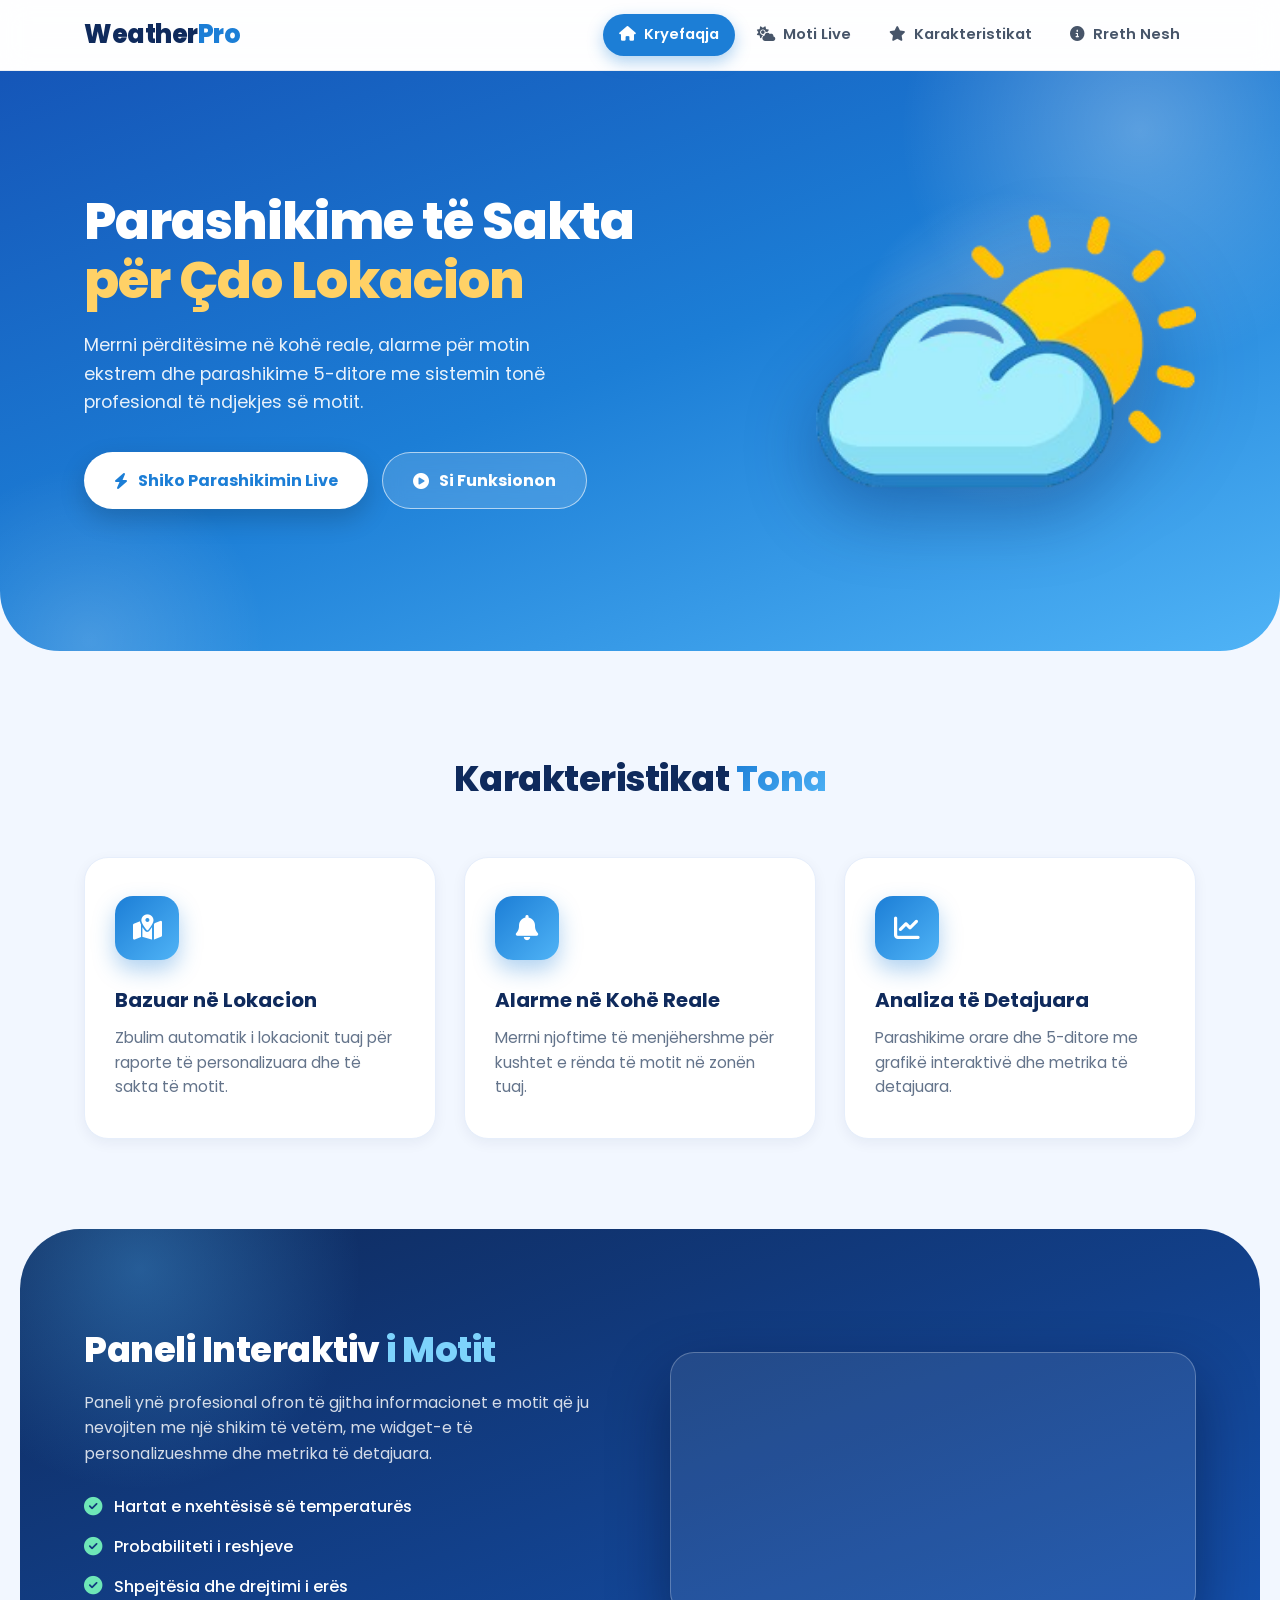
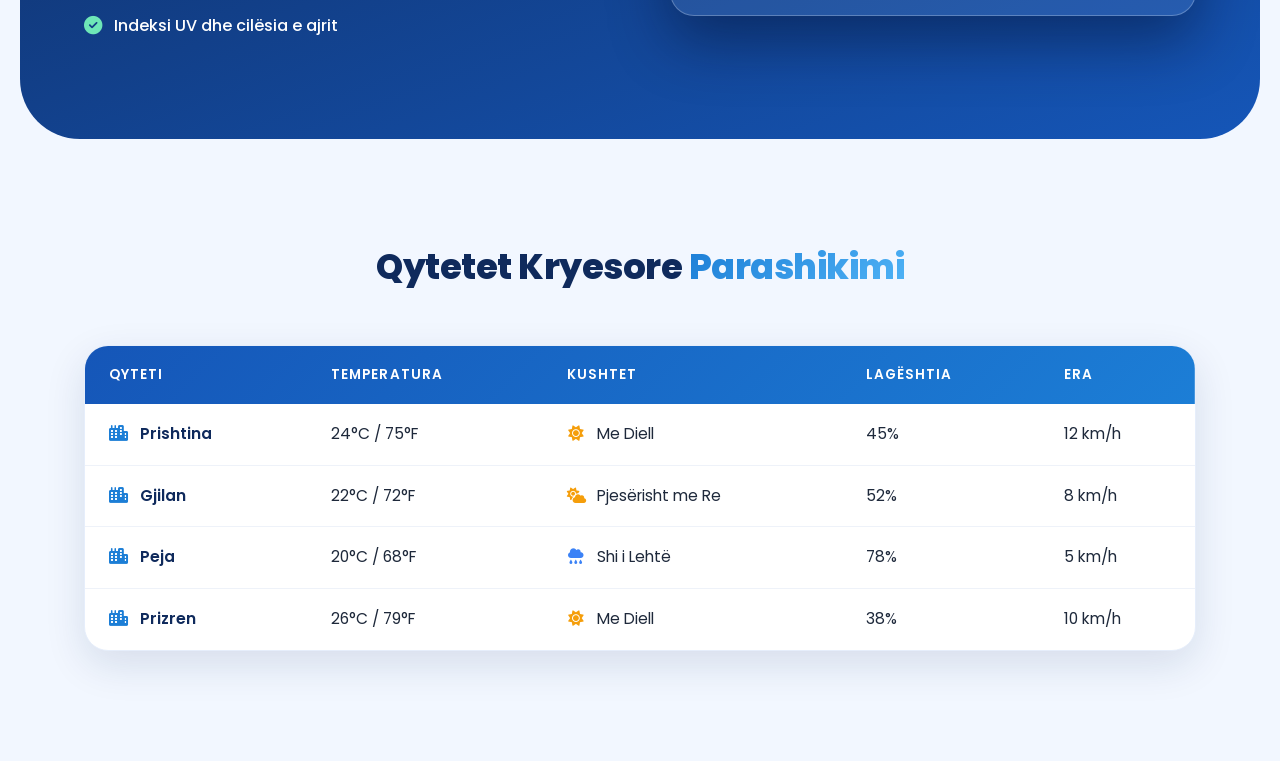
<file: assets/index.html>
<!DOCTYPE html>
<html lang="sq">
<head>
    <meta charset="UTF-8">
    <meta name="viewport" content="width=device-width, initial-scale=1.0">
    <title>WeatherForecast Pro - Parashikimi i Motit</title>
    <link rel="stylesheet" href="https://cdnjs.cloudflare.com/ajax/libs/font-awesome/6.4.0/css/all.min.css">
    <link href="https://fonts.googleapis.com/css2?family=Poppins:wght@300;400;600;700;800&display=swap" rel="stylesheet">
    <link rel="stylesheet" href="home.css">
    <link rel="shortcut icon" href="img/icon/images-removebg-preview.png" type="image/x-icon">
</head>
<body>

    <!-- ================= NAVIGATION BAR ================= -->
    <nav class="navbar">
        <div class="container">
            <a href="#" class="logo">Weather<span>Pro</span></a>
            <ul class="nav-links">
                <li><a href="#" class="active"><i class="fas fa-home"></i> Kryefaqja</a></li>
                <li><a href="forecast.html"><i class="fas fa-cloud-sun"></i> Moti Live</a></li>
                <li><a href="#features"><i class="fas fa-star"></i> Karakteristikat</a></li>
                <li><a href="#about"><i class="fas fa-info-circle"></i> Rreth Nesh</a></li>
            </ul>
        </div>
    </nav>

    <!-- ================= HERO SECTION ================= -->
    <header class="hero">
        <div class="container">
            <div class="hero-content">
                <h1>Parashikime të Sakta <span>për Çdo Lokacion</span></h1>
                <p class="subtitle">Merrni përditësime në kohë reale, alarme për motin ekstrem dhe parashikime 5-ditore me sistemin tonë profesional të ndjekjes së motit.</p>
                <div class="cta-buttons">
                    <a href="forecast.html" class="btn primary"><i class="fas fa-bolt"></i> Shiko Parashikimin Live</a>
                    <a href="#features" class="btn secondary"><i class="fas fa-play-circle"></i> Si Funksionon</a>
                </div>
            </div>
            <div class="hero-image">
                <img src="img/icon/images-removebg-preview.png" alt="Weather App">
            </div>
        </div>
    </header>

    <!-- ================= FEATURES SECTION ================= -->
    <section id="features" class="features">
        <div class="container">
            <h2 class="section-title">Karakteristikat <span>Tona</span></h2>
            <div class="features-grid">
                <div class="feature-card">
                    <div class="feature-icon">
                        <i class="fas fa-map-marked-alt"></i>
                    </div>
                    <h3>Bazuar në Lokacion</h3>
                    <p>Zbulim automatik i lokacionit tuaj për raporte të personalizuara dhe të sakta të motit.</p>
                </div>
                <div class="feature-card">
                    <div class="feature-icon">
                        <i class="fas fa-bell"></i>
                    </div>
                    <h3>Alarme në Kohë Reale</h3>
                    <p>Merrni njoftime të menjëhershme për kushtet e rënda të motit në zonën tuaj.</p>
                </div>
                <div class="feature-card">
                    <div class="feature-icon">
                        <i class="fas fa-chart-line"></i>
                    </div>
                    <h3>Analiza të Detajuara</h3>
                    <p>Parashikime orare dhe 5-ditore me grafikë interaktivë dhe metrika të detajuara.</p>
                </div>
            </div>
        </div>
    </section>

    <!-- ================= DASHBOARD PREVIEW (ME VIDEO) ================= -->
    <section class="dashboard-preview" id="about">
        <div class="container">
            <div class="preview-content">
                <h2>Paneli Interaktiv <span>i Motit</span></h2>
                <p>Paneli ynë profesional ofron të gjitha informacionet e motit që ju nevojiten me një shikim të vetëm, me widget-e të personalizueshme dhe metrika të detajuara.</p>
                <ul class="feature-list">
                    <li><i class="fas fa-check-circle"></i> Hartat e nxehtësisë së temperaturës</li>
                    <li><i class="fas fa-check-circle"></i> Probabiliteti i reshjeve</li>
                    <li><i class="fas fa-check-circle"></i> Shpejtësia dhe drejtimi i erës</li>
                    <li><i class="fas fa-check-circle"></i> Indeksi UV dhe cilësia e ajrit</li>
                </ul>
            </div>
            
            <!-- VIDEOJA E STILIZUAR -->
            <div class="video-box">
                <video autoplay muted loop playsinline>
                    <source src="img/Untitled video (5).mp4" type="video/mp4">
                    Shfletuesi juaj nuk mbështet elementin e videos.
                </video>
            </div>
        </div>
    </section>

    <!-- ================= CITY FORECAST TABLE ================= -->
    <section class="city-forecast">
        <div class="container">
            <h2 class="section-title">Qytetet Kryesore <span>Parashikimi</span></h2>
            <div class="table-responsive">
                <table class="forecast-table">
                    <thead>
                        <tr>
                            <th>Qyteti</th>
                            <th>Temperatura</th>
                            <th>Kushtet</th>
                            <th>Lagështia</th>
                            <th>Era</th>
                        </tr>
                    </thead>
                    <tbody>
                        <tr>
                            <td><i class="fas fa-city"></i> Prishtina</td>
                            <td>24°C / 75°F</td>
                            <td><i class="fas fa-sun"></i> Me Diell</td>
                            <td>45%</td>
                            <td>12 km/h</td>
                        </tr>
                        <tr>
                            <td><i class="fas fa-city"></i> Gjilan</td>
                            <td>22°C / 72°F</td>
                            <td><i class="fas fa-cloud-sun"></i> Pjesërisht me Re</td>
                            <td>52%</td>
                            <td>8 km/h</td>
                        </tr>
                        <tr>
                            <td><i class="fas fa-city"></i> Peja</td>
                            <td>20°C / 68°F</td>
                            <td><i class="fas fa-cloud-rain"></i> Shi i Lehtë</td>
                            <td>78%</td>
                            <td>5 km/h</td>
                        </tr>
                        <tr>
                            <td><i class="fas fa-city"></i> Prizren</td>
                            <td>26°C / 79°F</td>
                            <td><i class="fas fa-sun"></i> Me Diell</td>
                            <td>38%</td>
                            <td>10 km/h</td>
                        </tr>
                    </tbody>
                </table>
            </div>
        </div>
    </section>
</body>
</html>
</file>
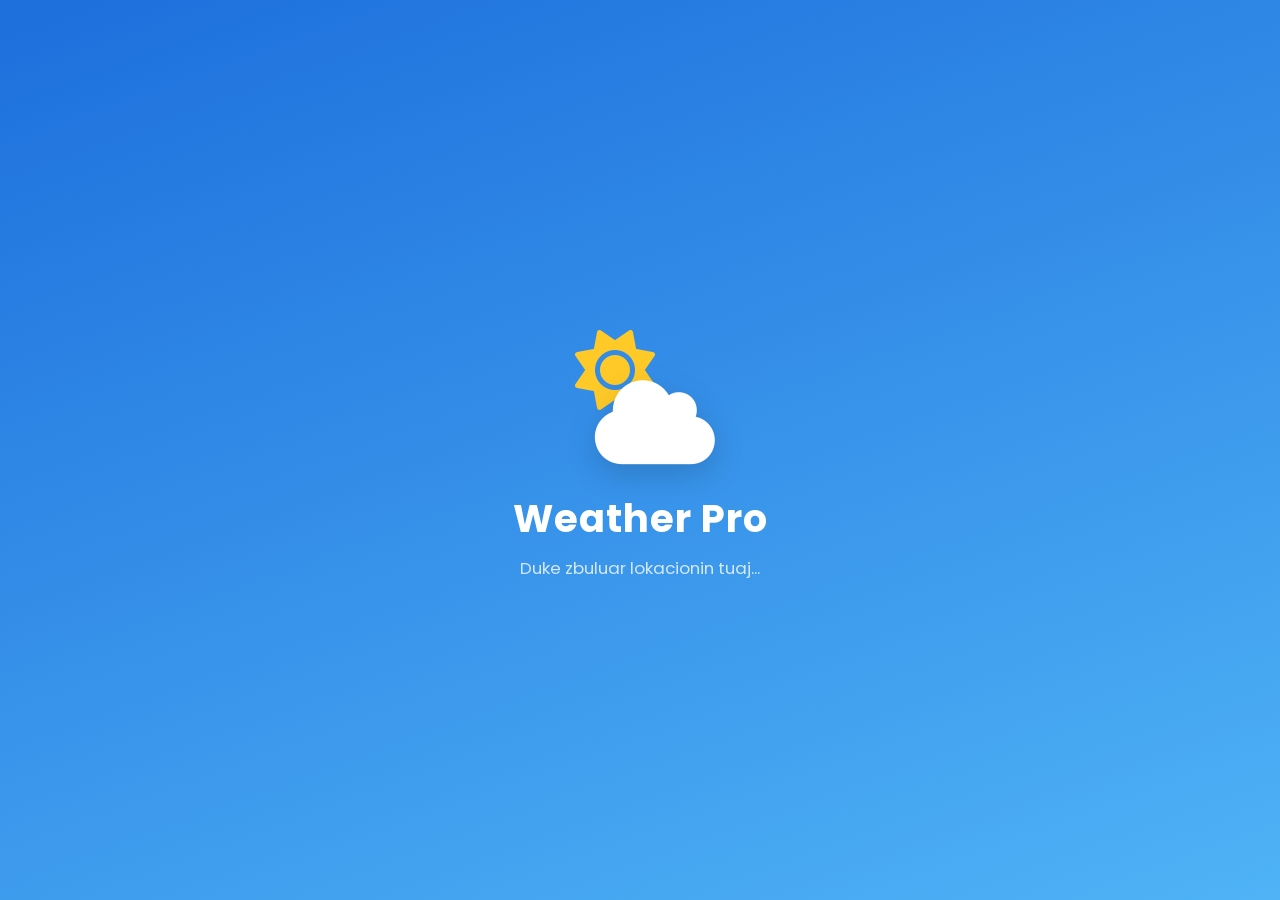
<file: forecast.html>
<!DOCTYPE html>
<html lang="sq">
<head>
  <meta charset="UTF-8">
  <meta name="viewport" content="width=device-width, initial-scale=1.0">
  <title id="page-title">Parashikimi i Motit</title>

  <meta name="description" content="Parashikimi i motit në kohë reale: temperatura, parashikimi sipas orëve dhe 5-ditor për çdo qytet.">
  <meta name="theme-color" content="#1d6fdc">
  <meta property="og:type" content="website">
  <meta property="og:title" content="Parashikimi i Motit">
  <meta property="og:description" content="Parashikimi i motit në kohë reale: temperatura, parashikimi sipas orëve dhe 5-ditor për çdo qytet.">
  <meta property="og:image" content="img/icon/images-removebg-preview.png">

  <link rel="preconnect" href="https://fonts.googleapis.com">
  <link rel="preconnect" href="https://fonts.gstatic.com" crossorigin>
  <link href="https://fonts.googleapis.com/css2?family=Poppins:wght@300;400;600;700&display=swap" rel="stylesheet">
  <link rel="stylesheet" href="https://cdnjs.cloudflare.com/ajax/libs/font-awesome/6.5.1/css/all.min.css">
  <link rel="stylesheet" href="forecast.css">
  <!-- Shënim: konverto këtë ikonë në PNG ose SVG dhe ndrysho type/href -->
  <link rel="icon" href="img/weather-icon-logo-illustration-cloud-with-sun-symbol-template-for-graphic-and-web-design-collection-free-vector.jpg" type="image/jpeg">
</head>
<body id="app-body">

  <noscript>
    <div class="noscript-msg">Kjo faqe kërkon JavaScript për të shfaqur motin. Ju lutem aktivizojeni në shfletues.</div>
  </noscript>

  <!-- EKRANI I MIRËSEARDHJES -->
  <div id="splash-screen">
    <div class="splash-content">
      <div class="splash-animation">
        <i class="fas fa-sun sun-anim"></i>
        <i class="fas fa-cloud cloud-anim"></i>
      </div>
      <h2 class="splash-title">Weather Pro</h2>
      <p class="splash-text" id="splash-text">Duke zbuluar lokacionin tuaj...</p>
    </div>
  </div>

  <div class="weather-container">
    <header class="weather-header">
      <h1 id="header-title">Parashikimi i Motit</h1>
      <div class="weather-icon-header">
        <img src="img/icon/images-removebg-preview.png" alt="Weather Icon">
      </div>
    </header>

    <!-- SKELETON LOADING -->
    <div id="loadingIndicator" class="loading-indicator" style="display: none;" role="status" aria-live="polite">
      <div class="skeleton-grid" aria-hidden="true">
        <div class="skeleton"></div>
        <div class="skeleton"></div>
      </div>
      <p id="loading-text">Duke u lidhur me satelitin...</p>
    </div>

    <!-- MESAZHI I GABIMIT -->
    <div id="errorBanner" class="error-banner" role="alert" style="display: none;">
      <i class="fas fa-triangle-exclamation" aria-hidden="true"></i>
      <span id="errorText"></span>
      <button type="button" id="retryBtn" class="retry-btn"></button>
    </div>

    <main class="weather-main">
      <form id="weatherForm" class="weather-form" style="display: none; position: relative;">
        <div class="input-group">
          <input type="text" id="cityInput" placeholder="Shkruani emrin e qytetit" autocomplete="off" required>
          <button type="submit" id="search-btn">Kërko <i class="fas fa-search"></i></button>
          <button type="button" id="myLocationBtn" class="btn-location" title="Përdor Lokacionin Tim" aria-label="Përdor Lokacionin Tim">
            <svg width="22" height="22" viewBox="0 0 24 24" fill="none" stroke="currentColor" stroke-width="2" stroke-linecap="round" stroke-linejoin="round" aria-hidden="true">
              <circle cx="12" cy="12" r="7"></circle>
              <circle cx="12" cy="12" r="2"></circle>
              <line x1="12" y1="1" x2="12" y2="5"></line>
              <line x1="12" y1="19" x2="12" y2="23"></line>
              <line x1="1" y1="12" x2="5" y2="12"></line>
              <line x1="19" y1="12" x2="23" y2="12"></line>
            </svg>
          </button>
        </div>

        <ul id="suggestionsList" class="suggestions-list" style="display: none;"></ul>

        <select id="locationSelect" class="location-select" style="display: none;">
          <option value="">Zgjidhni qytetin e saktë...</option>
        </select>

        <!-- KËRKIMET E FUNDIT -->
        <div id="recentSearches" class="recent-searches" style="display: none;"></div>
      </form>

      <div class="weather-grid">

        <!-- Karta e Motit Aktual -->
        <div id="weatherResult" class="weather-result" style="display: none;" aria-live="polite">
          <div class="weather-card">
            <h2 id="cityName">Duke kërkuar...</h2>
            <p id="currentDateTime" class="date-time-display"></p>

            <div class="card-tools">
              <span id="updatedAt" class="updated-at"></span>
              <button type="button" id="refreshBtn" class="tool-btn" aria-label="Rifresko"><i class="fas fa-rotate-right" aria-hidden="true"></i></button>
              <div class="unit-toggle" role="group" aria-label="Njësia e temperaturës">
                <button type="button" id="unitC" class="active" aria-pressed="true">°C</button>
                <button type="button" id="unitF" aria-pressed="false">°F</button>
              </div>
            </div>

            <div class="weather-details">
              <div class="temp-icon">
                <img src="img/icon/images-removebg-preview.png" id="weatherIcon" alt="Ikona e Motit Aktual">
                <p id="temperature" class="temperature"></p>
              </div>
              <div class="other-info">
                <p id="humidity"></p>
                <p id="description"></p>
                <p id="wind-speed"></p>
                <p id="feels-like"></p>
                <p id="sunrise"></p>
                <p id="sunset"></p>
                <p id="pressure"></p>
                <p id="visibility"></p>
                <p id="clouds"></p>
                <p id="uv-index"></p>
                <p id="precip"></p>
              </div>
            </div>
          </div>
        </div>

        <!-- Parashikimi 5-Ditor -->
        <div id="forecastContainer" class="forecast-container" style="display: none;">
          <h3 id="forecast-title">Parashikimi 5-Ditor</h3>
          <div id="forecastList" class="forecast-list">
            <!-- Ditët do të gjenerohen nga JavaScript -->
          </div>
        </div>

        <!-- Parashikimi sipas orëve -->
        <div id="hourlyContainer" class="forecast-container hourly-container" style="display: none;">
          <h3 id="hourly-title">Parashikimi sipas orëve</h3>
          <div id="hourlyList" class="hourly-list"></div>
        </div>

      </div>
    </main>

    <footer class="weather-footer">
      <p id="footer-copy">&copy; <span id="year"></span> Parashikimi i Motit. Të gjitha të drejtat e rezervuara.</p>
      <div class="btn">
        <a href="index.html" id="home-link"><i class="fas fa-home"></i> Kthehu në Faqen Kryesore</a>
      </div>
    </footer>
  </div>

  <script src="script.js"></script>
  <script>
    document.getElementById('year').textContent = new Date().getFullYear();
  </script>
</body>
</html>
</file>
<file: assets/home.css>
/* =========================================
   1. VARIABLAT DHE RREGULLIMET GLOBALE
   ========================================= */
:root {
  --blue-900: #0f2a5c;
  --blue-700: #1556b8;
  --blue-600: #1c7ed6;
  --blue-400: #4fb3f6;
  --blue-50: #f2f7ff;
  --text: #1e293b;
  --text-soft: #64748b;
  --border: #e6eefb;
  --radius-lg: 24px;
  --shadow-sm: 0 4px 14px rgba(15, 42, 92, 0.06);
  --shadow-md: 0 14px 40px rgba(15, 42, 92, 0.12);
}

* {
  margin: 0;
  padding: 0;
  box-sizing: border-box;
  font-family: 'Poppins', sans-serif;
}

html {
  scroll-behavior: smooth;
}

body {
  background: var(--blue-50);
  color: var(--text);
  line-height: 1.6;
  overflow-x: hidden;
}

section[id] {
  scroll-margin-top: 90px;
}

.container {
  width: 100%;
  max-width: 1160px;
  margin: 0 auto;
  padding: 0 24px;
}

.section-title {
  text-align: center;
  font-size: 2.2rem;
  font-weight: 800;
  color: var(--blue-900);
  margin-bottom: 50px;
  letter-spacing: -0.5px;
}

.section-title span {
  background: linear-gradient(135deg, var(--blue-600), var(--blue-400));
  -webkit-background-clip: text;
  background-clip: text;
  -webkit-text-fill-color: transparent;
  color: transparent;
}

/* =========================================
   2. NAVBAR
   ========================================= */
.navbar {
  position: sticky;
  top: 0;
  z-index: 100;
  background: rgba(255, 255, 255, 0.88);
  backdrop-filter: blur(14px);
  -webkit-backdrop-filter: blur(14px);
  border-bottom: 1px solid rgba(15, 42, 92, 0.07);
}

.navbar .container {
  display: flex;
  justify-content: space-between;
  align-items: center;
  padding-top: 14px;
  padding-bottom: 14px;
  gap: 20px;
}

.logo {
  font-size: 1.6rem;
  font-weight: 800;
  color: var(--blue-900);
  text-decoration: none;
  letter-spacing: -0.5px;
  white-space: nowrap;
}

.logo span {
  color: var(--blue-600);
}

.nav-links {
  display: flex;
  list-style: none;
  gap: 6px;
}

.nav-links a {
  display: flex;
  align-items: center;
  gap: 8px;
  padding: 9px 16px;
  border-radius: 999px;
  text-decoration: none;
  color: #475569;
  font-weight: 600;
  font-size: 0.92rem;
  white-space: nowrap;
  transition: all 0.25s ease;
}

.nav-links a:hover {
  background: #eaf2ff;
  color: var(--blue-600);
}

.nav-links a.active {
  background: var(--blue-600);
  color: #fff;
  box-shadow: 0 6px 16px rgba(28, 126, 214, 0.35);
}

/* =========================================
   3. HERO
   ========================================= */
.hero {
  position: relative;
  background: linear-gradient(160deg, #1556b8 0%, #1c7ed6 50%, #4fb3f6 100%);
  color: #fff;
  padding: 90px 0 110px;
  border-radius: 0 0 60px 60px;
  overflow: hidden;
}

.hero::before,
.hero::after {
  content: "";
  position: absolute;
  border-radius: 50%;
  pointer-events: none;
}

.hero::before {
  width: 520px;
  height: 520px;
  top: -200px;
  right: -120px;
  background: radial-gradient(circle, rgba(255, 255, 255, 0.28), transparent 65%);
}

.hero::after {
  width: 380px;
  height: 380px;
  bottom: -180px;
  left: -100px;
  background: radial-gradient(circle, rgba(255, 255, 255, 0.16), transparent 65%);
}

.hero .container {
  position: relative;
  z-index: 1;
  display: flex;
  align-items: center;
  justify-content: space-between;
  gap: 50px;
}

.hero-content {
  flex: 1 1 0;
  max-width: 620px;
}

.hero-content h1 {
  font-size: 3.2rem;
  font-weight: 800;
  line-height: 1.15;
  letter-spacing: -1px;
  margin-bottom: 22px;
}

.hero-content h1 span {
  display: block;
  color: #ffd166;
}

.subtitle {
  font-size: 1.1rem;
  font-weight: 400;
  color: rgba(255, 255, 255, 0.9);
  max-width: 520px;
  margin-bottom: 36px;
}

.cta-buttons {
  display: flex;
  flex-wrap: wrap;
  gap: 14px;
}

.btn {
  display: inline-flex;
  align-items: center;
  justify-content: center;
  gap: 10px;
  padding: 15px 30px;
  border-radius: 999px;
  text-decoration: none;
  font-weight: 700;
  font-size: 1rem;
  transition: all 0.25s ease;
}

.btn.primary {
  background: #fff;
  color: var(--blue-600);
  box-shadow: 0 10px 26px rgba(0, 0, 0, 0.18);
}

.btn.primary:hover {
  transform: translateY(-3px);
  box-shadow: 0 16px 32px rgba(0, 0, 0, 0.24);
}

.btn.secondary {
  background: rgba(255, 255, 255, 0.14);
  color: #fff;
  border: 1.5px solid rgba(255, 255, 255, 0.6);
  backdrop-filter: blur(10px);
  -webkit-backdrop-filter: blur(10px);
}

.btn.secondary:hover {
  background: rgba(255, 255, 255, 0.28);
  transform: translateY(-3px);
}

.hero-image {
  position: relative;
  flex: 0 0 380px;
  display: flex;
  justify-content: center;
}

.hero-image::before {
  content: "";
  position: absolute;
  inset: 8%;
  background: radial-gradient(circle, rgba(255, 255, 255, 0.35), transparent 70%);
  border-radius: 50%;
}

.hero-image img {
  position: relative;
  width: 100%;
  max-width: 380px;
  height: auto;
  filter: drop-shadow(0 25px 35px rgba(0, 30, 90, 0.35));
  animation: floatY 4s ease-in-out infinite;
}

@keyframes floatY {
  0%, 100% { transform: translateY(0); }
  50% { transform: translateY(-16px); }
}

/* =========================================
   4. FEATURES
   ========================================= */
.features {
  padding: 100px 0 90px;
}

.features-grid {
  display: grid;
  grid-template-columns: repeat(3, minmax(0, 1fr));
  gap: 28px;
}

.feature-card {
  background: #fff;
  border: 1px solid var(--border);
  border-radius: var(--radius-lg);
  padding: 38px 30px;
  box-shadow: var(--shadow-sm);
  transition: transform 0.3s ease, box-shadow 0.3s ease;
}

.feature-card:hover {
  transform: translateY(-8px);
  box-shadow: var(--shadow-md);
}

.feature-icon {
  width: 64px;
  height: 64px;
  display: flex;
  align-items: center;
  justify-content: center;
  border-radius: 18px;
  background: linear-gradient(135deg, var(--blue-600), var(--blue-400));
  color: #fff;
  font-size: 1.6rem;
  margin-bottom: 24px;
  box-shadow: 0 10px 22px rgba(28, 126, 214, 0.35);
}

.feature-card h3 {
  font-size: 1.25rem;
  font-weight: 700;
  color: var(--blue-900);
  margin-bottom: 10px;
}

.feature-card p {
  font-size: 0.97rem;
  color: var(--text-soft);
}

/* =========================================
   5. DASHBOARD PREVIEW (ME VIDEO)
   ========================================= */
.dashboard-preview {
  position: relative;
  background: linear-gradient(160deg, #0f2a5c 0%, #1556b8 100%);
  color: #fff;
  padding: 100px 0;
  border-radius: 60px;
  margin: 0 20px;
  overflow: hidden;
}

.dashboard-preview::before {
  content: "";
  position: absolute;
  width: 480px;
  height: 480px;
  top: -200px;
  left: -120px;
  background: radial-gradient(circle, rgba(79, 179, 246, 0.35), transparent 65%);
  pointer-events: none;
}

.dashboard-preview .container {
  position: relative;
  z-index: 1;
  display: grid;
  grid-template-columns: minmax(0, 1fr) minmax(0, 1fr);
  gap: 60px;
  align-items: center;
}

.preview-content h2 {
  font-size: 2.2rem;
  font-weight: 800;
  line-height: 1.2;
  letter-spacing: -0.5px;
  margin-bottom: 18px;
}

.preview-content h2 span {
  color: #7dd3fc;
}

.preview-content > p {
  color: rgba(255, 255, 255, 0.82);
  margin-bottom: 28px;
}

.feature-list {
  list-style: none;
  display: flex;
  flex-direction: column;
  gap: 14px;
}

.feature-list li {
  display: flex;
  align-items: center;
  gap: 12px;
  font-weight: 500;
}

.feature-list li i {
  color: #6ee7b7;
  font-size: 1.15rem;
}

.video-box {
  border-radius: var(--radius-lg);
  overflow: hidden;
  border: 1px solid rgba(255, 255, 255, 0.25);
  box-shadow: 0 25px 60px rgba(0, 10, 40, 0.45);
  background: rgba(255, 255, 255, 0.08);
}

.video-box video {
  display: block;
  width: 100%;
  height: auto;
}

/* =========================================
   6. TABELA E QYTETEVE
   ========================================= */
.city-forecast {
  padding: 100px 0 110px;
}

.table-responsive {
  background: #fff;
  border: 1px solid var(--border);
  border-radius: var(--radius-lg);
  box-shadow: var(--shadow-md);
  overflow-x: auto;
  -webkit-overflow-scrolling: touch;
}

.forecast-table {
  width: 100%;
  min-width: 640px;
  border-collapse: collapse;
  text-align: left;
}

.forecast-table thead {
  background: linear-gradient(135deg, var(--blue-700), var(--blue-600));
  color: #fff;
}

.forecast-table th {
  padding: 18px 24px;
  font-size: 0.85rem;
  font-weight: 600;
  letter-spacing: 0.08em;
  text-transform: uppercase;
}

.forecast-table td {
  padding: 18px 24px;
  border-bottom: 1px solid #eef2f9;
  font-size: 0.97rem;
  color: var(--text);
  white-space: nowrap;
}

.forecast-table tbody tr {
  transition: background 0.2s ease;
}

.forecast-table tbody tr:hover {
  background: #f5f9ff;
}

.forecast-table tbody tr:last-child td {
  border-bottom: none;
}

.forecast-table td:first-child {
  font-weight: 600;
  color: var(--blue-900);
}

.forecast-table td i {
  margin-right: 8px;
  width: 1.2em;
  text-align: center;
}

.forecast-table .fa-city { color: var(--blue-600); }
.forecast-table .fa-sun { color: #f59e0b; }
.forecast-table .fa-cloud-sun { color: #f59e0b; }
.forecast-table .fa-cloud-rain { color: #3b82f6; }

/* =========================================
   7. RESPONSIVE
   ========================================= */
@media (max-width: 992px) {
  .hero {
    padding: 70px 0 90px;
  }

  .hero .container {
    flex-direction: column;
    text-align: center;
    gap: 40px;
  }

  .hero-content {
    max-width: 640px;
  }

  .subtitle {
    margin-left: auto;
    margin-right: auto;
  }

  .cta-buttons {
    justify-content: center;
  }

  .hero-image {
    flex: 0 0 auto;
    width: min(300px, 80%);
  }

  .features-grid {
    grid-template-columns: repeat(2, minmax(0, 1fr));
  }

  .dashboard-preview .container {
    grid-template-columns: minmax(0, 1fr);
    gap: 40px;
  }
}

@media (max-width: 768px) {
  .navbar .container {
    flex-direction: column;
    gap: 10px;
    padding-top: 12px;
    padding-bottom: 10px;
  }

  /* Linqet rrëshqasin horizontalisht në celular */
  .nav-links {
    width: 100%;
    overflow-x: auto;
    gap: 4px;
    padding-bottom: 4px;
    scrollbar-width: none;
  }

  .nav-links::-webkit-scrollbar {
    display: none;
  }

  .nav-links a {
    padding: 8px 14px;
    font-size: 0.85rem;
  }

  .hero {
    border-radius: 0 0 36px 36px;
  }

  .hero-content h1 {
    font-size: 2.3rem;
  }

  .section-title,
  .preview-content h2 {
    font-size: 1.8rem;
  }

  .features {
    padding: 70px 0 60px;
  }

  .features-grid {
    grid-template-columns: minmax(0, 1fr);
    gap: 20px;
  }

  .dashboard-preview {
    padding: 70px 0;
    border-radius: 36px;
    margin: 0 12px;
  }

  .city-forecast {
    padding: 70px 0 80px;
  }
}

@media (max-width: 480px) {
  .container {
    padding: 0 18px;
  }

  .hero-content h1 {
    font-size: 1.95rem;
  }

  .subtitle {
    font-size: 1rem;
  }

  .cta-buttons {
    flex-direction: column;
  }

  .btn {
    width: 100%;
  }

  .feature-card {
    padding: 30px 24px;
  }

  .forecast-table th,
  .forecast-table td {
    padding: 14px 16px;
  }
}

@media (prefers-reduced-motion: reduce) {
  .hero-image img {
    animation: none;
  }

  html {
    scroll-behavior: auto;
  }
}
</file>
<file: forecast.css>
/* =========================================
   1. VARIABLAT DHE RREGULLIMET GLOBALE
   ========================================= */
:root {
  --glass: rgba(255, 255, 255, 0.16);
  --glass-strong: rgba(255, 255, 255, 0.24);
  --glass-border: rgba(255, 255, 255, 0.28);
  --text: #ffffff;
  --text-soft: rgba(255, 255, 255, 0.78);
  --accent: #1c7ed6;
  --radius-lg: 28px;
  --radius-md: 18px;
  --shadow: 0 10px 30px rgba(0, 0, 0, 0.14);
}

* {
  margin: 0;
  padding: 0;
  box-sizing: border-box;
  font-family: 'Poppins', sans-serif;
}

body {
  min-height: 100vh;
  min-height: 100dvh;
  display: flex;
  justify-content: center;
  align-items: center;
  background: linear-gradient(160deg, #1d6fdc 0%, #4fb3f6 100%);
  background-attachment: fixed;
  background-repeat: no-repeat;
  color: var(--text);
  padding: 20px;
}

/* Shkëlqim i butë në cep, jep thellësi si te aplikacionet profesionale */
body::before {
  content: "";
  position: fixed;
  inset: 0;
  background:
    radial-gradient(circle at 85% 5%, rgba(255, 255, 255, 0.28), transparent 45%),
    radial-gradient(circle at 10% 95%, rgba(255, 255, 255, 0.10), transparent 40%);
  pointer-events: none;
  z-index: 0;
}

/* --- SFONDET DINAMIKE (vendosen nga JS) --- */
body.bg-sunny  { background: linear-gradient(160deg, #1c7ed6 0%, #4dabf7 55%, #8fd3fe 100%); background-attachment: fixed; background-repeat: no-repeat; }
body.bg-cloudy { background: linear-gradient(160deg, #5b6b85 0%, #8796ad 100%); background-attachment: fixed; background-repeat: no-repeat; }
body.bg-rainy  { background: linear-gradient(160deg, #2b3a55 0%, #4b6a8f 100%); background-attachment: fixed; background-repeat: no-repeat; }
body.bg-snowy  { background: linear-gradient(160deg, #6f8fb8 0%, #a9c2e0 100%); background-attachment: fixed; background-repeat: no-repeat; }
body.bg-night  { background: linear-gradient(160deg, #0b1026 0%, #1b2a4e 55%, #2d4a6e 100%); background-attachment: fixed; background-repeat: no-repeat; }

/* --- KONTEJNERI KRYESOR --- */
.weather-container {
  position: relative;
  z-index: 1;
  width: 100%;
  max-width: 980px;
  min-width: 0;
  display: flex;
  flex-direction: column;
}

/* --- HEADER --- */
.weather-header {
  display: flex;
  justify-content: space-between;
  align-items: center;
  margin-bottom: 22px;
  padding-bottom: 18px;
  border-bottom: 1px solid var(--glass-border);
}

.weather-header h1 {
  font-size: 1.5rem;
  font-weight: 700;
  color: var(--text);
  letter-spacing: -0.3px;
}

.weather-icon-header img {
  width: 48px;
  height: auto;
  filter: drop-shadow(0 4px 8px rgba(0, 0, 0, 0.2));
}

/* --- NOSCRIPT --- */
.noscript-msg {
  position: fixed;
  inset: 0;
  z-index: 10000;
  display: flex;
  align-items: center;
  justify-content: center;
  padding: 24px;
  text-align: center;
  background: linear-gradient(160deg, #1d6fdc 0%, #4fb3f6 100%);
  color: var(--text);
  font-weight: 600;
}

/* =========================================
   2. FORMULARI DHE KËRKIMI
   ========================================= */
.weather-form {
  display: flex;
  flex-direction: column;
  gap: 12px;
  margin-bottom: 24px;
}

.input-group {
  display: flex;
  gap: 10px;
}

.input-group input {
  flex: 1;
  min-width: 0;
  padding: 15px 22px;
  border: 1px solid var(--glass-border);
  border-radius: 999px;
  background: var(--glass);
  backdrop-filter: blur(16px);
  -webkit-backdrop-filter: blur(16px);
  font-size: 1rem;
  color: var(--text);
  outline: none;
  transition: all 0.25s ease;
}

.input-group input::placeholder {
  color: var(--text-soft);
}

.input-group input:focus {
  background: var(--glass-strong);
  border-color: rgba(255, 255, 255, 0.8);
  box-shadow: 0 0 0 4px rgba(255, 255, 255, 0.18);
}

.input-group button[type="submit"] {
  padding: 15px 28px;
  border: none;
  border-radius: 999px;
  background: #ffffff;
  color: var(--accent);
  font-weight: 700;
  font-size: 1rem;
  cursor: pointer;
  transition: all 0.25s ease;
  display: flex;
  align-items: center;
  justify-content: center;
  gap: 8px;
  white-space: nowrap;
  box-shadow: 0 6px 18px rgba(0, 0, 0, 0.14);
}

.input-group button[type="submit"]:hover {
  transform: translateY(-2px);
  box-shadow: 0 10px 22px rgba(0, 0, 0, 0.2);
}

/* --- BUTONI I LOKACIONIT --- */
.btn-location {
  background: var(--glass);
  color: #fff;
  border: 1px solid var(--glass-border);
  border-radius: 999px;
  backdrop-filter: blur(16px);
  -webkit-backdrop-filter: blur(16px);
  cursor: pointer;
  transition: all 0.25s ease;
  font-size: 1.2rem;
  display: flex;
  align-items: center;
  justify-content: center;
  flex-shrink: 0;
  min-width: 54px;
  min-height: 50px;
  padding: 0 16px;
}

.btn-location:hover {
  background: var(--glass-strong);
  transform: translateY(-2px);
}

.input-group button:focus-visible {
  outline: 2px solid #fff;
  outline-offset: 3px;
}

/* --- SUGJERIMET (AUTOCOMPLETE) --- */
.suggestions-list {
  position: absolute;
  top: 100%;
  left: 0;
  width: 100%;
  background: #ffffff;
  border-radius: var(--radius-md);
  box-shadow: 0 18px 40px rgba(0, 0, 0, 0.22);
  list-style: none;
  margin-top: 8px;
  max-height: 220px;
  overflow-y: auto;
  z-index: 100;
}

.suggestions-list li {
  padding: 14px 22px;
  cursor: pointer;
  font-size: 0.95rem;
  color: #2c3e50;
  border-bottom: 1px solid rgba(0, 0, 0, 0.06);
  transition: background 0.2s, color 0.2s;
}

.suggestions-list li:hover {
  background: #eef5ff;
  color: var(--accent);
  font-weight: 600;
}

.suggestions-list li:last-child {
  border-bottom: none;
}

/* --- LISTA ZBRITËSE --- */
.location-select {
  width: 100%;
  padding: 15px 22px;
  border: none;
  border-radius: 999px;
  background: rgba(255, 255, 255, 0.95);
  font-size: 1rem;
  color: #2c3e50;
  cursor: pointer;
  outline: none;
  box-shadow: 0 6px 18px rgba(0, 0, 0, 0.12);
}

/* --- KËRKIMET E FUNDIT --- */
.recent-searches {
  flex-wrap: wrap;
  gap: 8px;
}

.recent-chip {
  padding: 8px 16px;
  border: 1px solid var(--glass-border);
  border-radius: 999px;
  background: var(--glass);
  backdrop-filter: blur(16px);
  -webkit-backdrop-filter: blur(16px);
  color: var(--text);
  font-size: 0.85rem;
  cursor: pointer;
  transition: all 0.25s ease;
}

.recent-chip:hover {
  background: var(--glass-strong);
  transform: translateY(-2px);
}

/* =========================================
   3. LOADING DHE GABIMET
   ========================================= */
.loading-indicator {
  display: flex;
  flex-direction: column;
  align-items: center;
  justify-content: center;
  padding: 60px 0;
  text-align: center;
  animation: fadeIn 0.5s ease;
}

.loading-indicator p {
  font-size: 1rem;
  font-weight: 600;
  color: var(--text-soft);
}

/* --- SKELETON --- */
.skeleton-grid {
  display: grid;
  grid-template-columns: minmax(0, 1.15fr) minmax(0, 1fr);
  gap: 22px;
  width: 100%;
  margin-bottom: 18px;
}

.skeleton {
  min-height: 300px;
  background: var(--glass);
  border: 1px solid var(--glass-border);
  border-radius: var(--radius-lg);
  animation: skeletonPulse 1.4s ease-in-out infinite;
}

@keyframes skeletonPulse {
  0%, 100% { opacity: 0.55; }
  50% { opacity: 1; }
}

/* --- MESAZHI I GABIMIT --- */
.error-banner {
  display: flex;
  align-items: center;
  gap: 12px;
  margin-bottom: 18px;
  padding: 14px 18px;
  background: var(--glass-strong);
  border: 1px solid var(--glass-border);
  border-radius: var(--radius-md);
  color: var(--text);
  font-size: 0.95rem;
  backdrop-filter: blur(16px);
  -webkit-backdrop-filter: blur(16px);
}

.error-banner i {
  flex-shrink: 0;
  color: #ffd166;
  font-size: 1.1rem;
}

.error-banner span {
  flex: 1;
  min-width: 0;
}

.retry-btn {
  flex-shrink: 0;
  display: inline-flex;
  align-items: center;
  padding: 8px 18px;
  border: none;
  border-radius: 999px;
  background: #ffffff;
  color: var(--accent);
  font-weight: 700;
  font-size: 0.9rem;
  cursor: pointer;
  transition: all 0.25s ease;
}

.retry-btn:hover {
  transform: translateY(-2px);
}

/* =========================================
   4. REZULTATET (2 KOLONA)
   ========================================= */
.weather-grid {
  display: grid;
  grid-template-columns: minmax(0, 1.15fr) minmax(0, 1fr);
  gap: 22px;
  align-items: stretch;
  animation: fadeIn 0.6s ease-in-out;
  width: 100%;
}

.weather-grid > * {
  min-width: 0;
}

@keyframes fadeIn {
  from { opacity: 0; transform: translateY(18px); }
  to { opacity: 1; transform: translateY(0); }
}

/* --- KARTA E MOTIT AKTUAL (HERO) --- */
.weather-result {
  height: 100%;
}

.weather-card {
  background: var(--glass);
  backdrop-filter: blur(22px);
  -webkit-backdrop-filter: blur(22px);
  border: 1px solid var(--glass-border);
  border-radius: var(--radius-lg);
  box-shadow: var(--shadow);
  padding: 32px 28px;
  text-align: center;
  display: flex;
  flex-direction: column;
  justify-content: center;
  height: 100%;
  min-width: 0;
}

.weather-card h2 {
  font-size: 1.9rem;
  font-weight: 700;
  color: var(--text);
  margin-bottom: 4px;
  word-break: break-word;
  text-shadow: 0 2px 10px rgba(0, 0, 0, 0.15);
}

.date-time-display {
  font-size: 0.9rem;
  font-weight: 400;
  color: var(--text-soft);
  margin-bottom: 8px;
}

.date-time-display::first-letter {
  text-transform: uppercase;
}

/* --- BARA E VEGLAVE (përditësuar, refresh, °C/°F) --- */
.card-tools {
  display: flex;
  align-items: center;
  justify-content: center;
  flex-wrap: wrap;
  gap: 10px;
  margin-bottom: 6px;
}

.updated-at {
  font-size: 0.8rem;
  color: var(--text-soft);
}

.tool-btn {
  width: 32px;
  height: 32px;
  display: inline-flex;
  align-items: center;
  justify-content: center;
  border: 1px solid var(--glass-border);
  border-radius: 50%;
  background: var(--glass);
  color: var(--text);
  font-size: 0.8rem;
  cursor: pointer;
  transition: all 0.25s ease;
}

.tool-btn:hover {
  background: var(--glass-strong);
  transform: rotate(90deg);
}

.unit-toggle {
  display: inline-flex;
  padding: 3px;
  border: 1px solid var(--glass-border);
  border-radius: 999px;
  background: var(--glass);
}

.unit-toggle button {
  padding: 4px 12px;
  border: none;
  border-radius: 999px;
  background: transparent;
  color: var(--text-soft);
  font-size: 0.8rem;
  font-weight: 600;
  cursor: pointer;
  transition: all 0.25s ease;
}

.unit-toggle button.active {
  background: #ffffff;
  color: var(--accent);
}

.weather-details {
  display: flex;
  flex-direction: column;
  align-items: center;
  gap: 8px;
  width: 100%;
}

/* Temperatura e madhe majtas, ikona djathtas */
.temp-icon {
  display: flex;
  flex-direction: row-reverse;
  align-items: center;
  justify-content: center;
  gap: 8px;
  width: 100%;
}

.temp-icon img {
  width: 110px;
  max-width: 40%;
  height: auto;
  filter: drop-shadow(0 8px 14px rgba(0, 0, 0, 0.2));
}

.temperature {
  font-size: 5.2rem;
  font-weight: 300;
  color: var(--text);
  line-height: 1;
  letter-spacing: -2px;
  text-shadow: 0 4px 18px rgba(0, 0, 0, 0.15);
}

/* --- DETAJET SI PLAKA (2 KOLONA) --- */
.other-info {
  width: 100%;
  text-align: left;
  display: grid;
  grid-template-columns: repeat(2, minmax(0, 1fr));
  gap: 10px;
  margin-top: 20px;
}

.other-info p {
  display: flex;
  align-items: center;
  gap: 8px;
  background: rgba(255, 255, 255, 0.13);
  border: 1px solid rgba(255, 255, 255, 0.18);
  border-radius: 14px;
  padding: 12px 14px;
  font-size: 0.85rem;
  font-weight: 400;
  color: var(--text);
  margin: 0;
  min-width: 0;
}

/* Përshkrimi zë të gjithë gjerësinë */
.other-info #description {
  grid-column: 1 / -1;
  font-weight: 600;
  font-size: 0.95rem;
}

.other-info p i {
  width: 1.2em;
  text-align: center;
  flex-shrink: 0;
}

/* --- PARASHIKIMI 5-DITOR --- */
.forecast-container {
  background: var(--glass);
  backdrop-filter: blur(22px);
  -webkit-backdrop-filter: blur(22px);
  border: 1px solid var(--glass-border);
  border-radius: var(--radius-lg);
  box-shadow: var(--shadow);
  padding: 26px 24px;
  display: flex;
  flex-direction: column;
  height: 100%;
  min-width: 0;
}

.forecast-container h3 {
  font-size: 0.8rem;
  font-weight: 600;
  letter-spacing: 0.12em;
  text-transform: uppercase;
  color: var(--text-soft);
  margin-bottom: 14px;
  padding-bottom: 12px;
  border-bottom: 1px solid var(--glass-border);
  text-align: left;
}

.forecast-list {
  display: flex;
  flex-direction: column;
  gap: 2px;
  width: 100%;
}

.forecast-item {
  display: flex;
  align-items: center;
  justify-content: space-between;
  padding: 8px 10px;
  border-bottom: 1px solid rgba(255, 255, 255, 0.16);
  border-radius: 14px;
  transition: background 0.2s ease;
  min-width: 0;
}

.forecast-item:last-child {
  border-bottom: none;
}

.forecast-item:hover {
  background: rgba(255, 255, 255, 0.12);
}

.forecast-item .day-name {
  font-size: 1rem;
  font-weight: 600;
  color: var(--text);
  min-width: 70px;
  text-align: left;
}

.forecast-item .day-name::first-letter {
  text-transform: uppercase;
}

.forecast-item .forecast-icon {
  width: 48px;
  height: 48px;
  filter: drop-shadow(0 3px 6px rgba(0, 0, 0, 0.18));
}

/* Min / Max */
.forecast-item .forecast-temp {
  display: flex;
  justify-content: flex-end;
  align-items: baseline;
  gap: 10px;
  font-size: 1.2rem;
  font-weight: 600;
  color: var(--text);
  min-width: 90px;
  text-align: right;
}

.forecast-item .t-min {
  font-size: 0.95rem;
  font-weight: 400;
  color: var(--text-soft);
}

/* --- PARASHIKIMI SIPAS ORËVE --- */
.forecast-container.hourly-container {
  grid-column: 1 / -1;
  height: auto;
}

.hourly-list {
  display: flex;
  gap: 10px;
  overflow-x: auto;
  padding-bottom: 8px;
  -webkit-overflow-scrolling: touch;
  scrollbar-width: thin;
  scrollbar-color: rgba(255, 255, 255, 0.4) transparent;
}

.hourly-item {
  flex: 0 0 auto;
  min-width: 84px;
  display: flex;
  flex-direction: column;
  align-items: center;
  gap: 4px;
  padding: 12px 10px;
  background: rgba(255, 255, 255, 0.13);
  border: 1px solid rgba(255, 255, 255, 0.18);
  border-radius: 14px;
}

.hourly-time {
  font-size: 0.8rem;
  color: var(--text-soft);
}

.hourly-icon {
  width: 44px;
  height: 44px;
  filter: drop-shadow(0 3px 6px rgba(0, 0, 0, 0.18));
}

.hourly-temp {
  font-size: 1.05rem;
  font-weight: 600;
}

.hourly-pop {
  font-size: 0.75rem;
  color: var(--text-soft);
  min-height: 1.1em;
}

/* --- FOOTER --- */
.weather-footer {
  margin-top: 30px;
  text-align: center;
  border-top: 1px solid var(--glass-border);
  padding-top: 20px;
}

.weather-footer p {
  font-size: 0.85rem;
  color: var(--text-soft);
  margin-bottom: 14px;
}

.weather-footer .btn {
  background: transparent;
  border: none;
}

.weather-footer .btn a {
  display: inline-flex;
  align-items: center;
  gap: 8px;
  text-decoration: none;
  color: #fff;
  font-weight: 600;
  font-size: 0.95rem;
  background: var(--glass);
  border: 1px solid var(--glass-border);
  backdrop-filter: blur(16px);
  -webkit-backdrop-filter: blur(16px);
  padding: 11px 24px;
  border-radius: 999px;
  transition: all 0.25s ease;
}

.weather-footer .btn a:hover {
  background: var(--glass-strong);
  transform: translateY(-2px);
}

/* --- QASSHMËRIA: fokusi i tastierës --- */
.tool-btn:focus-visible,
.unit-toggle button:focus-visible,
.recent-chip:focus-visible,
.retry-btn:focus-visible,
.weather-footer .btn a:focus-visible {
  outline: 2px solid #fff;
  outline-offset: 3px;
}

/* =========================================
   5. ANIMACIONI I HYRJES (SPLASH SCREEN)
   ========================================= */
#splash-screen {
  position: fixed;
  top: 0;
  left: 0;
  width: 100%;
  height: 100vh;
  height: 100dvh;
  background: linear-gradient(160deg, #1d6fdc 0%, #4fb3f6 100%);
  display: flex;
  justify-content: center;
  align-items: center;
  z-index: 9999;
  transition: opacity 0.8s ease, visibility 0.8s ease;
}

#splash-screen.hidden {
  opacity: 0;
  visibility: hidden;
}

.splash-content {
  text-align: center;
  animation: popIn 0.6s ease-out forwards;
}

.splash-animation {
  position: relative;
  width: 150px;
  height: 150px;
  margin: 0 auto 20px;
}

.splash-animation .sun-anim {
  font-size: 5rem;
  color: #ffca28;
  position: absolute;
  top: 10px;
  left: 10px;
  animation: spinSun 4s linear infinite;
}

.splash-animation .cloud-anim {
  font-size: 6rem;
  color: #ffffff;
  position: absolute;
  bottom: 0;
  right: 0;
  filter: drop-shadow(0 10px 15px rgba(0, 0, 0, 0.15));
  animation: floatCloud 2s ease-in-out infinite;
}

.splash-title {
  font-size: 2.4rem;
  font-weight: 700;
  color: #fff;
  margin-bottom: 8px;
  letter-spacing: 1px;
}

.splash-text {
  font-size: 1.05rem;
  color: var(--text-soft);
  font-weight: 400;
  animation: pulseText 1.5s infinite;
}

@keyframes popIn {
  from { transform: scale(0.8); opacity: 0; }
  to { transform: scale(1); opacity: 1; }
}

@keyframes spinSun {
  0% { transform: rotate(0deg); }
  100% { transform: rotate(360deg); }
}

@keyframes floatCloud {
  0%, 100% { transform: translateY(0); }
  50% { transform: translateY(-15px); }
}

@keyframes pulseText {
  0%, 100% { opacity: 0.6; }
  50% { opacity: 1; }
}

/* =========================================
   6. RESPONSIVE (gjithmonë në fund, që të fitojë mbi rregullat bazë)
   ========================================= */

/* Tableta dhe celularë (deri në 850px) */
@media (max-width: 850px) {
  .weather-grid,
  .skeleton-grid {
    grid-template-columns: minmax(0, 1fr);
    gap: 16px;
  }

  .skeleton {
    min-height: 220px;
  }

  .weather-result,
  .weather-card,
  .forecast-container {
    height: auto;
  }
}

/* Celularë (deri në 600px) */
@media (max-width: 600px) {
  body {
    padding: 14px;
    align-items: flex-start;
  }

  .weather-header {
    margin-bottom: 16px;
    padding-bottom: 14px;
  }

  .weather-header h1 {
    font-size: 1.25rem;
  }

  .weather-icon-header img {
    width: 40px;
  }

  .weather-form {
    gap: 10px;
    margin-bottom: 18px;
  }

  /* Inputi sipër; "Kërko" dhe lokacioni bashkë poshtë */
  .input-group {
    flex-wrap: wrap;
    gap: 10px;
  }

  .input-group input {
    flex: 1 1 100%;
    width: 100%;
  }

  .input-group button[type="submit"] {
    flex: 1 1 0;
    min-height: 50px;
    padding: 14px 20px;
  }

  .btn-location {
    flex: 0 0 56px;
    padding: 0;
  }

  .error-banner {
    flex-wrap: wrap;
  }

  .weather-card {
    padding: 26px 18px;
    border-radius: 24px;
  }

  .weather-card h2 {
    font-size: 1.6rem;
  }

  .temperature {
    font-size: 4.2rem;
  }

  .temp-icon img {
    width: 90px;
  }

  .other-info {
    margin-top: 16px;
    gap: 8px;
  }

  .other-info p {
    padding: 11px 12px;
    font-size: 0.8rem;
  }

  .forecast-container {
    padding: 22px 16px;
    border-radius: 24px;
  }

  .forecast-item {
    padding: 8px 6px;
  }

  .forecast-item .day-name,
  .forecast-item .forecast-temp {
    min-width: 60px;
    font-size: 0.95rem;
  }

  .forecast-item .forecast-temp {
    min-width: 84px;
  }

  .weather-footer {
    margin-top: 24px;
  }
}

/* Celularë shumë të vegjël (deri në 380px) */
@media (max-width: 380px) {
  body {
    padding: 10px;
  }

  .other-info {
    grid-template-columns: minmax(0, 1fr);
  }

  .temperature {
    font-size: 3.6rem;
  }

  .splash-title {
    font-size: 2rem;
  }
}

/* Pajisje me prekje: pa efekte hover që ngecin */
@media (hover: none) {
  .forecast-item:hover {
    background: transparent;
  }
}

/* Përdoruesit që preferojnë më pak lëvizje (në fund, që të mbizotërojë) */
@media (prefers-reduced-motion: reduce) {
  .skeleton,
  .splash-content,
  .splash-animation .sun-anim,
  .splash-animation .cloud-anim,
  .splash-text,
  .loading-indicator,
  .weather-grid {
    animation: none;
  }
}
</file>
